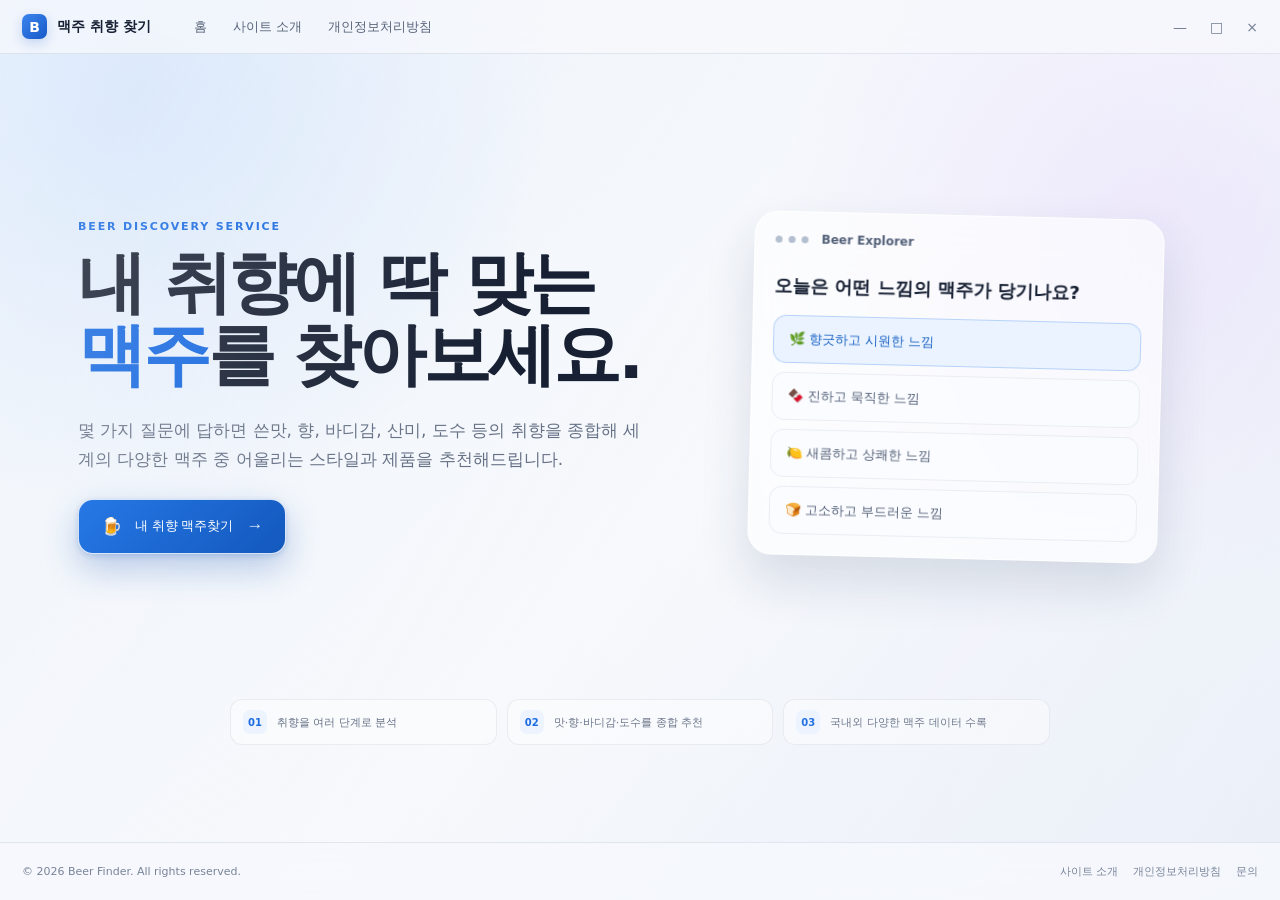
<file: index.html>
<!doctype html>
<html lang="ko">
<head>
    <meta charset="utf-8">
    <meta name="viewport" content="width=device-width, initial-scale=1">
    <meta name="theme-color" content="#f3f6fb">
    
    <!-- 1. 검색 결과에 노출될 제목과 설명 -->
    <title>내 취향 추천 맥주 찾기 - findmybeer</title>
    <meta name="description" content="몇 단계의 객관식 질문으로 나에게 잘 맞는 세계 맥주를 찾아보세요. 라거, IPA, 스타우트 등 취향 맞춤 추천!">
    <meta name="keywords" content="맥주추천, 새로운맥주, 맥주취향, 수제맥주, findmybeer">
    <meta name="robots" content="index,follow,max-image-preview:large">
    <link rel="canonical" href="https://findmybeer.mistyblur.com/">

    <!-- 2. SNS 및 카카오톡 공유용 (Open Graph) -->
    <meta property="og:type" content="website">
    <meta property="og:title" content="내 취향 추천 맥주 찾기 - findmybeer">
    <meta property="og:description" content="쓴맛, 향, 바디감, 산미, 도수 취향을 선택해 나에게 어울리는 맥주를 찾아보세요.">
    <meta property="og:url" content="https://findmybeer.mistyblur.com/">

    <link rel="stylesheet" href="styles.css">

    <!-- 3. 구글 검색엔진 구조화 데이터 -->
    <script type="application/ld+json">
    {
      "@context": "https://schema.org",
      "@type": "WebSite",
      "name": "내 취향 추천 맥주 찾기 - findmybeer",
      "url": "https://findmybeer.mistyblur.com/",
      "description": "나만의 맥주 취향 설문을 통해 세계의 다양한 맥주 스타일을 탐색하는 서비스"
    }
    </script>

    <!-- 4. 구글 애드센스 코드 -->
    <script async src="https://pagead2.googlesyndication.com/pagead/js/adsbygoogle.js?client=ca-pub-2751772684844798" crossorigin="anonymous"></script>
</head>
<body>
  <div class="desktop-shell">
    <header class="window-topbar">
      <div class="window-brand" aria-label="맥주 취향 찾기">
        <span class="brand-mark">B</span>
        <span>맥주 취향 찾기</span>
      </div>
      <nav class="top-nav" aria-label="주요 메뉴">
        <a href="index.html">홈</a>
        <a href="about.html">사이트 소개</a>
        <a href="privacy.html">개인정보처리방침</a>
      </nav>
      <div class="window-controls" aria-hidden="true">
        <span>—</span><span>□</span><span>×</span>
      </div>
    </header>

    <main class="main-window">
      <section class="hero-section" aria-labelledby="hero-title">
        <div class="hero-copy">
          <p class="eyebrow">BEER DISCOVERY SERVICE</p>
          <h1 id="hero-title">내 취향에 딱 맞는<br><span>맥주</span>를 찾아보세요.</h1>
          <p class="hero-description">몇 가지 질문에 답하면 쓴맛, 향, 바디감, 산미, 도수 등의 취향을 종합해 세계의 다양한 맥주 중 어울리는 스타일과 제품을 추천해드립니다.</p>
          <button id="startTest" class="start-button hero-start-button" type="button" aria-label="내 취향 맥주 찾기 시작">
            <span class="button-icon">🍺</span>
            <span>내 취향 맥주찾기</span>
            <span class="button-arrow">→</span>
          </button>
        </div>

        <div class="hero-visual" aria-label="맥주 취향 진단 미리보기">
          <div class="glass-card">
            <div class="glass-head">
              <span class="traffic-dot"></span><span class="traffic-dot"></span><span class="traffic-dot"></span>
              <span class="glass-title">Beer Explorer</span>
            </div>
            <div class="mini-question">오늘은 어떤 느낌의 맥주가 당기나요?</div>
            <div class="mini-option selected">🌿 향긋하고 시원한 느낌</div>
            <div class="mini-option">🍫 진하고 묵직한 느낌</div>
            <div class="mini-option">🍋 새콤하고 상쾌한 느낌</div>
            <div class="mini-option">🍞 고소하고 부드러운 느낌</div>
          </div>
        </div>
      </section>

      <section class="compact-info" aria-label="서비스 핵심 안내">
        <div class="compact-item"><strong>01</strong><span>취향을 여러 단계로 분석</span></div>
        <div class="compact-item"><strong>02</strong><span>맛·향·바디감·도수를 종합 추천</span></div>
        <div class="compact-item"><strong>03</strong><span>국내외 다양한 맥주 데이터 수록</span></div>
      </section>
    </main>

    <footer class="site-footer">
      <div>© 2026 Beer Finder. All rights reserved.</div>
      <div class="footer-links">
        <a href="about.html">사이트 소개</a>
        <a href="privacy.html">개인정보처리방침</a>
        <a href="mailto:contact@example.com">문의</a>
      </div>
    </footer>
  </div>

  <div id="testModal" class="modal-backdrop" hidden>
    <section class="test-window" role="dialog" aria-modal="true" aria-labelledby="questionTitle">
      <div class="test-titlebar">
        <div class="titlebar-left"><span class="brand-mark small">B</span><span>내 취향 맥주찾기</span></div>
        <button id="closeTest" class="icon-button" type="button" aria-label="테스트 닫기">×</button>
      </div>
      <div class="progress-area">
        <div class="progress-meta"><span id="progressText">1 / 7</span><span id="progressHint">첫 번째 선택</span></div>
        <div class="progress-track"><div id="progressBar" class="progress-bar"></div></div>
      </div>
      <div id="questionStage" class="question-stage"></div>
      <div class="test-actions">
        <button id="backButton" class="secondary-button" type="button" disabled>← 이전</button>
        <button id="nextButton" class="primary-button" type="button" disabled>다음 →</button>
      </div>
    </section>
  </div>

  <script src="beer-data.js"></script>
  <script src="app.js"></script>
</body>
</html>
</file>
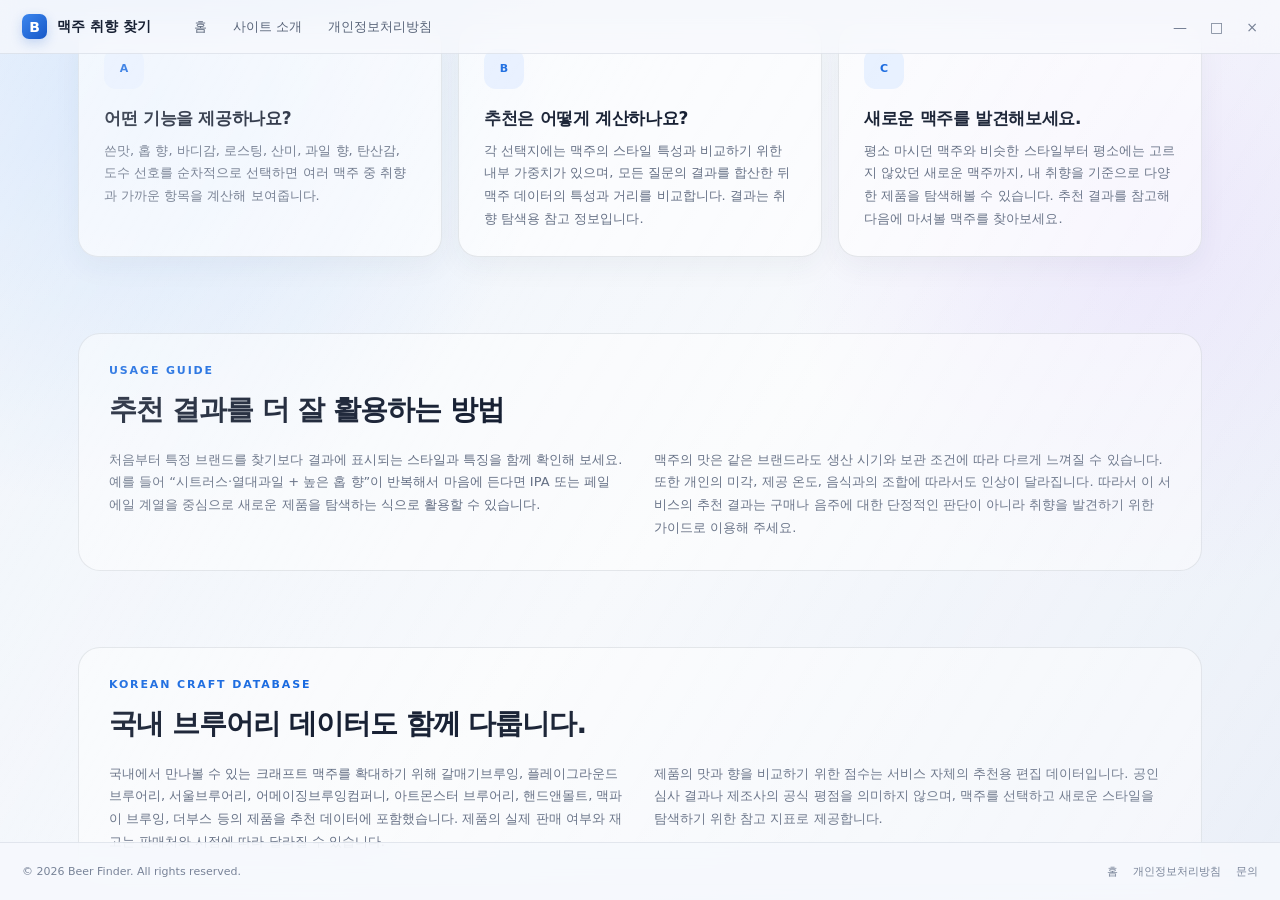
<file: about.html>
<!doctype html>
<html lang="ko"><head>
<meta charset="utf-8"><meta name="viewport" content="width=device-width, initial-scale=1">
<meta name="description" content="맥주 취향 찾기의 서비스 목적과 추천 방식, 맥주 데이터 운영 원칙을 소개합니다.">
<meta name="robots" content="index,follow"><link rel="canonical" href="https://example.com/about.html">
<title>사이트 소개 | 맥주 취향 찾기</title><link rel="stylesheet" href="styles.css">
</head><body><div class="desktop-shell">
<header class="window-topbar"><div class="window-brand"><span class="brand-mark">B</span><span>맥주 취향 찾기</span></div><nav class="top-nav" aria-label="주요 메뉴"><a href="index.html">홈</a><a href="about.html">사이트 소개</a><a href="privacy.html">개인정보처리방침</a></nav><div class="window-controls"><span>—</span><span>□</span><span>×</span></div></header>
<main class="main-window" style="padding-bottom:70px">
<section class="content-section" style="margin-top:10px"><p class="eyebrow">ABOUT THE SERVICE</p><h1 style="font-size:clamp(40px,5vw,58px)">마시고 싶은 맛을<br><span>조금 더 쉽게</span> 찾도록.</h1><p class="hero-description">맥주 취향 찾기는 복잡하게 느껴질 수 있는 맥주 스타일을 몇 가지 객관식 질문으로 나누고, 선택 결과와 맥주 특성을 비교해 탐색할 수 있도록 만든 웹 서비스입니다.</p></section>
<section class="content-section intro-grid"><article class="info-card"><div class="icon-box">A</div><h2>어떤 기능을 제공하나요?</h2><p>쓴맛, 홉 향, 바디감, 로스팅, 산미, 과일 향, 탄산감, 도수 선호를 순차적으로 선택하면 여러 맥주 중 취향과 가까운 항목을 계산해 보여줍니다.</p></article><article class="info-card"><div class="icon-box">B</div><h2>추천은 어떻게 계산하나요?</h2><p>각 선택지에는 맥주의 스타일 특성과 비교하기 위한 내부 가중치가 있으며, 모든 질문의 결과를 합산한 뒤 맥주 데이터의 특성과 거리를 비교합니다. 결과는 취향 탐색용 참고 정보입니다.</p></article><article class="info-card"><div class="icon-box">C</div><h2>새로운 맥주를 발견해보세요.</h2><p>평소 마시던 맥주와 비슷한 스타일부터 평소에는 고르지 않았던 새로운 맥주까지, 내 취향을 기준으로 다양한 제품을 탐색해볼 수 있습니다. 추천 결과를 참고해 다음에 마셔볼 맥주를 찾아보세요.</p></article></section>
<section class="content-section seo-copy"><div class="section-heading"><p class="eyebrow">USAGE GUIDE</p><h2>추천 결과를 더 잘 활용하는 방법</h2></div><div class="long-copy"><p>처음부터 특정 브랜드를 찾기보다 결과에 표시되는 스타일과 특징을 함께 확인해 보세요. 예를 들어 “시트러스·열대과일 + 높은 홉 향”이 반복해서 마음에 든다면 IPA 또는 페일 에일 계열을 중심으로 새로운 제품을 탐색하는 식으로 활용할 수 있습니다.</p><p>맥주의 맛은 같은 브랜드라도 생산 시기와 보관 조건에 따라 다르게 느껴질 수 있습니다. 또한 개인의 미각, 제공 온도, 음식과의 조합에 따라서도 인상이 달라집니다. 따라서 이 서비스의 추천 결과는 구매나 음주에 대한 단정적인 판단이 아니라 취향을 발견하기 위한 가이드로 이용해 주세요.</p></div></section>
<section class="content-section seo-copy"><div class="section-heading"><p class="eyebrow">KOREAN CRAFT DATABASE</p><h2>국내 브루어리 데이터도 함께 다룹니다.</h2></div><div class="long-copy"><p>국내에서 만나볼 수 있는 크래프트 맥주를 확대하기 위해 갈매기브루잉, 플레이그라운드 브루어리, 서울브루어리, 어메이징브루잉컴퍼니, 아트몬스터 브루어리, 핸드앤몰트, 맥파이 브루잉, 더부스 등의 제품을 추천 데이터에 포함했습니다. 제품의 실제 판매 여부와 재고는 판매처와 시점에 따라 달라질 수 있습니다.</p><p>제품의 맛과 향을 비교하기 위한 점수는 서비스 자체의 추천용 편집 데이터입니다. 공인 심사 결과나 제조사의 공식 평점을 의미하지 않으며, 맥주를 선택하고 새로운 스타일을 탐색하기 위한 참고 지표로 제공합니다.</p></div></section><section class="content-section seo-copy"><div class="section-heading"><p class="eyebrow">CONTENT POLICY</p><h2>콘텐츠 운영 원칙</h2></div><div class="long-copy"><p>사이트는 맥주 스타일과 제품 정보를 사용자가 쉽게 비교할 수 있도록 설명하는 것을 목표로 합니다. 사실 정보는 가능한 범위에서 공식 제품 정보, 제조사 자료, 일반적으로 알려진 스타일 특성을 교차 확인해 관리하는 것을 권장합니다.</p><p>사이트에서 광고가 제공되는 경우 광고와 편집 콘텐츠를 혼동하지 않도록 구분합니다. 광고가 서비스의 추천 결과나 객관적인 평가를 보장하는 것은 아니며, 광고와 추천 로직은 별개의 영역으로 운영합니다.</p></div></section>
</main><footer class="site-footer"><div>© 2026 Beer Finder. All rights reserved.</div><div class="footer-links"><a href="index.html">홈</a><a href="privacy.html">개인정보처리방침</a><a href="mailto:contact@example.com">문의</a></div></footer>
</div></body></html>
</file>
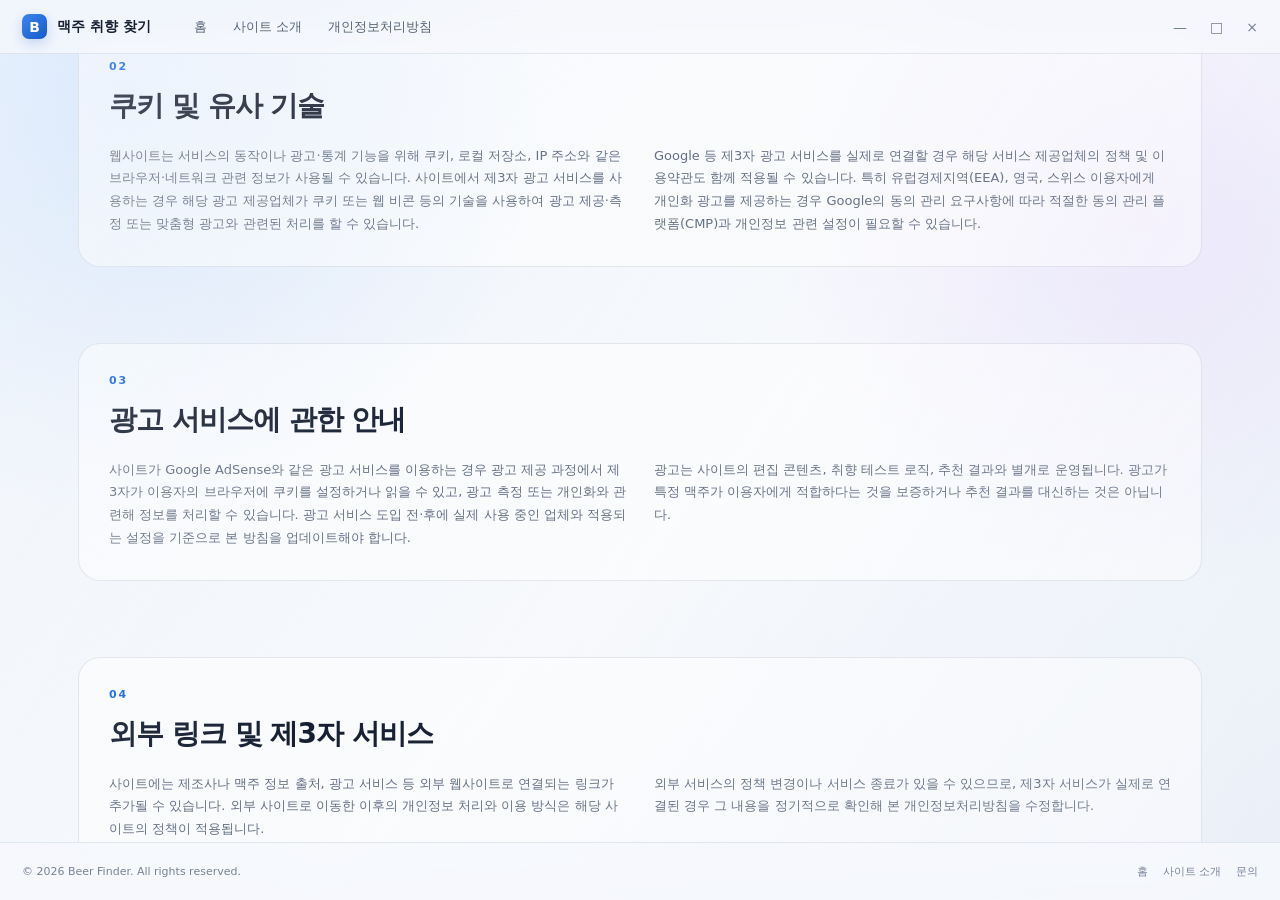
<file: privacy.html>
<!doctype html>
<html lang="ko"><head>
<meta charset="utf-8"><meta name="viewport" content="width=device-width, initial-scale=1">
<meta name="description" content="맥주 취향 찾기의 개인정보 처리, 쿠키 및 광고 서비스 이용에 관한 안내입니다.">
<meta name="robots" content="index,follow"><link rel="canonical" href="https://example.com/privacy.html">
<title>개인정보처리방침 | 맥주 취향 찾기</title><link rel="stylesheet" href="styles.css">
</head><body><div class="desktop-shell">
<header class="window-topbar"><div class="window-brand"><span class="brand-mark">B</span><span>맥주 취향 찾기</span></div><nav class="top-nav" aria-label="주요 메뉴"><a href="index.html">홈</a><a href="about.html">사이트 소개</a><a href="privacy.html">개인정보처리방침</a></nav><div class="window-controls"><span>—</span><span>□</span><span>×</span></div></header>
<main class="main-window" style="padding-bottom:90px">
<section class="content-section" style="margin-top:10px"><p class="eyebrow">PRIVACY</p><h1 style="font-size:clamp(36px,5vw,54px)">개인정보처리방침</h1><p class="hero-description">본 페이지는 맥주 취향 찾기 웹사이트가 이용자의 개인정보와 브라우저 정보가 어떤 방식으로 처리될 수 있는지 안내하기 위해 마련되었습니다.</p></section>
<section class="content-section seo-copy"><div class="section-heading"><p class="eyebrow">01</p><h2>수집하는 정보와 이용 목적</h2></div><div class="long-copy"><p>맥주 취향 테스트 자체는 기본적으로 이용자의 이름, 전화번호, 이메일 주소, 계정 비밀번호 등을 입력받지 않고 브라우저에서 실행됩니다. 선택한 답변은 추천 결과를 계산하기 위한 용도로 페이지의 현재 상태에서만 사용되며, 이 샘플 서비스에는 서버로 답변을 전송하는 기능이 포함되어 있지 않습니다.</p><p>다만 향후 방문 통계, 광고, 문의 접수 등의 기능을 추가할 경우 서비스 운영에 필요한 범위의 정보가 처리될 수 있습니다. 실제 적용되는 제3자 서비스와 수집 항목은 기능을 추가하는 시점에 이 페이지를 갱신해 고지합니다.</p></div></section>
<section class="content-section seo-copy"><div class="section-heading"><p class="eyebrow">02</p><h2>쿠키 및 유사 기술</h2></div><div class="long-copy"><p>웹사이트는 서비스의 동작이나 광고·통계 기능을 위해 쿠키, 로컬 저장소, IP 주소와 같은 브라우저·네트워크 관련 정보가 사용될 수 있습니다. 사이트에서 제3자 광고 서비스를 사용하는 경우 해당 광고 제공업체가 쿠키 또는 웹 비콘 등의 기술을 사용하여 광고 제공·측정 또는 맞춤형 광고와 관련된 처리를 할 수 있습니다.</p><p>Google 등 제3자 광고 서비스를 실제로 연결할 경우 해당 서비스 제공업체의 정책 및 이용약관도 함께 적용될 수 있습니다. 특히 유럽경제지역(EEA), 영국, 스위스 이용자에게 개인화 광고를 제공하는 경우 Google의 동의 관리 요구사항에 따라 적절한 동의 관리 플랫폼(CMP)과 개인정보 관련 설정이 필요할 수 있습니다.</p></div></section>
<section class="content-section seo-copy"><div class="section-heading"><p class="eyebrow">03</p><h2>광고 서비스에 관한 안내</h2></div><div class="long-copy"><p>사이트가 Google AdSense와 같은 광고 서비스를 이용하는 경우 광고 제공 과정에서 제3자가 이용자의 브라우저에 쿠키를 설정하거나 읽을 수 있고, 광고 측정 또는 개인화와 관련해 정보를 처리할 수 있습니다. 광고 서비스 도입 전·후에 실제 사용 중인 업체와 적용되는 설정을 기준으로 본 방침을 업데이트해야 합니다.</p><p>광고는 사이트의 편집 콘텐츠, 취향 테스트 로직, 추천 결과와 별개로 운영됩니다. 광고가 특정 맥주가 이용자에게 적합하다는 것을 보증하거나 추천 결과를 대신하는 것은 아닙니다.</p></div></section>
<section class="content-section seo-copy"><div class="section-heading"><p class="eyebrow">04</p><h2>외부 링크 및 제3자 서비스</h2></div><div class="long-copy"><p>사이트에는 제조사나 맥주 정보 출처, 광고 서비스 등 외부 웹사이트로 연결되는 링크가 추가될 수 있습니다. 외부 사이트로 이동한 이후의 개인정보 처리와 이용 방식은 해당 사이트의 정책이 적용됩니다.</p><p>외부 서비스의 정책 변경이나 서비스 종료가 있을 수 있으므로, 제3자 서비스가 실제로 연결된 경우 그 내용을 정기적으로 확인해 본 개인정보처리방침을 수정합니다.</p></div></section>
<section class="content-section seo-copy"><div class="section-heading"><p class="eyebrow">05</p><h2>문의 및 방침 변경</h2></div><div class="long-copy"><p>개인정보 처리와 관련된 문의는 <a href="mailto:contact@example.com" style="color:var(--accent);font-weight:700">contact@example.com</a>으로 보내주세요. 실제 운영 시 사업자명, 담당자, 연락처 또는 개인정보 보호책임자 정보에 맞게 이 부분을 수정해 사용해야 합니다.</p><p>서비스 기능, 광고 제공 방식, 관련 법령 또는 제3자 서비스가 변경되면 본 개인정보처리방침도 함께 수정될 수 있습니다. 중요한 변경 사항은 이용자가 확인할 수 있도록 이 페이지에 반영합니다.</p></div></section>
<section class="content-section info-card"><h2>중요 안내</h2><p style="margin-top:10px">이 문서는 정적 웹서비스를 위한 기본 템플릿입니다. 실제 서비스에 Google AdSense, Google Analytics, 문의 폼, 로그인, 외부 API 등을 추가하는 경우에는 실제로 사용하는 서비스와 수집·처리 항목에 맞게 개인정보처리방침과 동의 절차를 다시 검토하고 업데이트해야 합니다.</p></section>
</main><footer class="site-footer"><div>© 2026 Beer Finder. All rights reserved.</div><div class="footer-links"><a href="index.html">홈</a><a href="about.html">사이트 소개</a><a href="mailto:contact@example.com">문의</a></div></footer>
</div></body></html>
</file>
<file: styles.css>
:root {
  --bg: #eef3fa;
  --surface: rgba(255,255,255,.72);
  --surface-solid: #ffffff;
  --surface-2: rgba(247,249,253,.88);
  --line: rgba(25,38,61,.10);
  --text: #172033;
  --muted: #657085;
  --accent: #1769e0;
  --accent-2: #4e8ff1;
  --accent-soft: #e8f1ff;
  --shadow: 0 18px 45px rgba(44,59,87,.12), 0 2px 8px rgba(44,59,87,.07);
  --radius-lg: 28px;
  --radius-md: 18px;
  --taskbar: 58px;
}
* { box-sizing: border-box; }
html { scroll-behavior: smooth; }
body {
  margin: 0;
  color: var(--text);
  font-family: "Segoe UI Variable", "Segoe UI", "Noto Sans KR", system-ui, -apple-system, BlinkMacSystemFont, sans-serif;
  background:
    radial-gradient(circle at 10% 10%, rgba(91,160,255,.18), transparent 30%),
    radial-gradient(circle at 90% 25%, rgba(177,126,255,.13), transparent 28%),
    linear-gradient(135deg, #edf3fb 0%, #f7f9fc 55%, #e8eef8 100%);
  min-height: 100vh;
}
body::before {
  content: "";
  position: fixed;
  inset: 0;
  pointer-events: none;
  background: linear-gradient(120deg, rgba(255,255,255,.25), transparent 40%, rgba(255,255,255,.12));
}
a { color: inherit; text-decoration: none; }
button, a { -webkit-tap-highlight-color: transparent; }
.desktop-shell { min-height: 100vh; padding-bottom: calc(var(--taskbar) + 20px); }
.window-topbar {
  height: 54px; display:flex; align-items:center; gap: 24px; padding: 0 22px;
  border-bottom: 1px solid rgba(20,40,70,.09);
  background: rgba(247,249,253,.72); backdrop-filter: blur(18px); -webkit-backdrop-filter: blur(18px);
  position: sticky; top:0; z-index:20;
}
.window-brand { display:flex; align-items:center; gap:10px; font-size:14px; font-weight:650; white-space:nowrap; }
.brand-mark { width:25px; height:25px; display:grid; place-items:center; border-radius:7px; color:white; background: linear-gradient(135deg,#3b86ee,#1758c8); font-weight:750; box-shadow: 0 4px 12px rgba(23,88,200,.22); }
.brand-mark.small { width:22px; height:22px; font-size:12px; }
.top-nav { display:flex; gap: 4px; margin-left:8px; }
.top-nav a { padding:7px 11px; border-radius:8px; color:#586479; font-size:13px; }
.top-nav a:hover { background: rgba(255,255,255,.65); color:var(--text); }
.window-controls { margin-left:auto; display:flex; gap: 23px; color:#778196; font-size:14px; }
.main-window { max-width:1180px; margin:0 auto; padding:72px 28px 30px; }
.hero-section { display:grid; grid-template-columns: 1.08fr .92fr; align-items:center; gap:56px; min-height: 540px; }
.eyebrow { margin:0 0 14px; font-size:11px; letter-spacing:.17em; font-weight:750; color:var(--accent); }
h1 { margin:0; font-size: clamp(42px, 6vw, 68px); line-height:1.05; letter-spacing:-.045em; font-weight:760; }
h1 span { color:var(--accent); }
.hero-description { margin:26px 0 0; max-width:620px; color:var(--muted); font-size:17px; line-height:1.72; }
.feature-pills { display:flex; flex-wrap:wrap; gap:8px; margin-top:26px; }
.feature-pills span { padding:9px 12px; border:1px solid rgba(38,60,95,.08); background:rgba(255,255,255,.52); border-radius:10px; color:#566176; font-size:12px; }
.hero-visual { display:flex; justify-content:center; }
.glass-card {
  width:min(410px,100%); padding:20px; border:1px solid rgba(255,255,255,.78); background:rgba(255,255,255,.62);
  border-radius:24px; box-shadow: 0 25px 50px rgba(34,58,98,.14); backdrop-filter: blur(26px); transform: rotate(1.4deg);
}
.glass-head { display:flex; align-items:center; gap:6px; margin-bottom:27px; color:#808ba0; font-size:12px; }
.traffic-dot { width:7px; height:7px; border-radius:50%; background:#b3bfd0; }
.glass-title { margin-left:7px; font-weight:650; color:#526078; }
.mini-question { font-size:18px; line-height:1.45; font-weight:700; margin-bottom:16px; }
.mini-option { padding:14px 15px; border-radius:13px; border:1px solid rgba(45,68,101,.08); margin-top:9px; background:rgba(250,252,255,.8); color:#536078; font-size:13px; }
.mini-option.selected { border-color:rgba(23,105,224,.24); background:#eaf3ff; color:#1a62c4; }
.content-section { margin-top:76px; }
.intro-grid { display:grid; grid-template-columns:repeat(3,1fr); gap:16px; }
.info-card { border:1px solid var(--line); background:rgba(255,255,255,.62); border-radius:20px; padding:25px; box-shadow:0 10px 28px rgba(45,58,87,.05); }
.icon-box { width:40px; height:40px; display:grid; place-items:center; border-radius:12px; background:var(--accent-soft); color:var(--accent); font-size:11px; font-weight:800; margin-bottom:18px; }
.info-card h2 { margin:0 0 10px; font-size:17px; letter-spacing:-.02em; }
.info-card p, .long-copy p { margin:0; color:var(--muted); font-size:13px; line-height:1.75; }
.info-card p + p { margin-top:8px; }
.seo-copy { padding:30px; border-radius:22px; background:rgba(255,255,255,.48); border:1px solid var(--line); }
.section-heading h2 { margin:0; font-size:28px; letter-spacing:-.035em; }
.long-copy { margin-top:20px; display:grid; grid-template-columns:1fr 1fr; gap:28px; }
.site-footer { position:fixed; z-index:25; bottom:0; left:0; right:0; min-height:var(--taskbar); display:flex; align-items:center; justify-content:space-between; gap:12px; padding:10px 22px; background:rgba(246,249,253,.86); backdrop-filter: blur(18px); border-top:1px solid rgba(20,40,70,.09); color:#788398; font-size:11px; }
.footer-links { display:flex; gap:15px; }
.footer-links a:hover { color:var(--accent); }
.start-button { position:fixed; z-index:30; left:50%; bottom:calc(var(--taskbar) + 22px); transform:translateX(-50%); display:flex; align-items:center; gap:13px; border:1px solid rgba(255,255,255,.82); padding:16px 22px; border-radius:15px; color:#fff; background:linear-gradient(135deg,#2678e6,#1358bd); box-shadow: 0 14px 34px rgba(20,84,180,.28), 0 2px 6px rgba(20,84,180,.18); font:700 15px inherit; cursor:pointer; transition: .18s ease; }
.start-button:hover { transform:translateX(-50%) translateY(-2px); box-shadow:0 18px 40px rgba(20,84,180,.33); }
.start-button:active { transform:translateX(-50%) translateY(1px); }
.button-icon { font-size:17px; }
.button-arrow { font-size:17px; opacity:.9; }
.modal-backdrop { position:fixed; inset:0; z-index:100; background:rgba(22,30,43,.34); backdrop-filter: blur(10px); padding:20px; display:grid; place-items:center; }
.modal-backdrop[hidden] { display:none; }
.test-window { width:min(760px,100%); max-height:min(790px,92vh); display:flex; flex-direction:column; overflow:hidden; border:1px solid rgba(255,255,255,.88); background:rgba(249,251,255,.92); border-radius:22px; box-shadow:0 28px 90px rgba(22,35,59,.28); }
.test-titlebar { height:57px; padding:0 18px; display:flex; align-items:center; justify-content:space-between; border-bottom:1px solid var(--line); background:rgba(255,255,255,.68); }
.titlebar-left { display:flex; align-items:center; gap:9px; font-size:13px; font-weight:700; }
.icon-button { border:0; width:32px; height:32px; border-radius:8px; background:transparent; color:#738096; font-size:23px; cursor:pointer; }
.icon-button:hover { background:#edf1f7; }
.progress-area { padding:20px 24px 0; }
.progress-meta { display:flex; justify-content:space-between; margin-bottom:9px; font-size:12px; color:#6a7487; }
.progress-track { height:5px; border-radius:10px; overflow:hidden; background:#e1e7f0; }
.progress-bar { height:100%; width:14%; border-radius:10px; background:linear-gradient(90deg,#317fe8,#195ec8); transition:width .25s ease; }
.question-stage { overflow:auto; padding:28px 24px 20px; }
.question-kicker { margin:0 0 8px; color:var(--accent); font-size:11px; letter-spacing:.13em; font-weight:800; }
.question-title { margin:0; font-size:30px; line-height:1.25; letter-spacing:-.035em; }
.question-sub { margin:9px 0 0; color:var(--muted); font-size:13px; line-height:1.6; }
.option-list { display:grid; gap:11px; margin-top:25px; }
.option-card { display:flex; align-items:center; gap:13px; width:100%; padding:15px; text-align:left; border:1px solid rgba(31,49,78,.10); background:#fff; border-radius:15px; color:var(--text); cursor:pointer; transition:.15s ease; }
.option-card:hover { border-color:rgba(23,105,224,.35); transform:translateY(-1px); box-shadow:0 7px 18px rgba(27,54,91,.08); }
.option-card.selected { border-color:rgba(23,105,224,.55); background:#edf5ff; box-shadow:0 0 0 3px rgba(23,105,224,.08); }
.option-emoji { width:39px; height:39px; flex:0 0 39px; display:grid; place-items:center; border-radius:11px; background:#f0f4f9; font-size:20px; }
.option-card.selected .option-emoji { background:#dcecff; }
.option-text strong { display:block; font-size:14px; }
.option-text span { display:block; margin-top:3px; color:#758096; font-size:11px; }
.checkmark { margin-left:auto; width:22px; height:22px; display:grid; place-items:center; border-radius:50%; border:1px solid #d9e0ea; color:transparent; font-size:12px; }
.option-card.selected .checkmark { border-color:var(--accent); background:var(--accent); color:white; }
.test-actions { display:flex; justify-content:space-between; gap:10px; padding:15px 24px 20px; border-top:1px solid var(--line); background:rgba(255,255,255,.45); }
.secondary-button, .primary-button { min-width:108px; padding:11px 15px; border-radius:10px; font:650 13px inherit; cursor:pointer; }
.secondary-button { border:1px solid #dbe2eb; background:#fff; color:#5f6b80; }
.secondary-button:disabled { opacity:.45; cursor:not-allowed; }
.primary-button { border:1px solid transparent; background:var(--accent); color:#fff; box-shadow:0 6px 16px rgba(23,105,224,.19); }
.primary-button:disabled { opacity:.4; cursor:not-allowed; box-shadow:none; }
.result-wrap { padding:18px 24px 4px; }
.result-top { display:grid; grid-template-columns:1fr auto; gap:18px; align-items:start; }
.match-badge { display:inline-flex; padding:6px 9px; border-radius:8px; background:#e7f1ff; color:#175dc2; font-size:11px; font-weight:800; }
.result-name { margin:10px 0 5px; font-size:31px; letter-spacing:-.04em; }
.result-style { margin:0; color:#667186; font-size:13px; }
.result-icon { width:90px; height:90px; display:grid; place-items:center; border-radius:23px; background:linear-gradient(145deg,#fff,#e9eff8); font-size:48px; box-shadow:inset 0 0 0 1px rgba(32,56,90,.06); }
.result-description { margin:20px 0 0; padding:15px; border-radius:13px; background:#f4f7fb; color:#5e6b80; line-height:1.7; font-size:12px; }
.result-stats { display:grid; grid-template-columns:repeat(3,1fr); gap:10px; margin-top:12px; }
.stat { padding:12px; border:1px solid var(--line); border-radius:13px; background:#fff; }
.stat-label { color:#7b8699; font-size:10px; }
.stat-value { margin-top:3px; font-size:12px; font-weight:750; }
.alternatives { margin-top:18px; }
.alternatives h3 { margin:0 0 9px; font-size:13px; }
.alt-item { display:flex; justify-content:space-between; gap:14px; padding:11px 0; border-top:1px solid #e7ebf1; font-size:12px; }
.alt-item small { color:#7d8798; }
.result-note { margin:14px 0 0; color:#7b8595; font-size:10px; line-height:1.6; }
@media (max-width:850px) {
  .hero-section { grid-template-columns:1fr; gap:32px; min-height:unset; }
  .hero-visual { justify-content:flex-start; }
  .intro-grid { grid-template-columns:1fr; }
  .long-copy { grid-template-columns:1fr; }
  .main-window { padding-top:48px; }
  .top-nav { display:none; }
}
@media (max-width:580px) {
  :root { --taskbar: 68px; }
  .window-topbar { padding:0 15px; }
  .window-controls { display:none; }
  .main-window { padding:36px 16px 120px; }
  h1 { font-size:43px; }
  .hero-description { font-size:15px; }
  .content-section { margin-top:48px; }
  .seo-copy { padding:22px; }
  .start-button { width:calc(100% - 32px); justify-content:center; bottom:calc(var(--taskbar) + 12px); }
  .site-footer { align-items:flex-start; flex-direction:column; justify-content:center; padding:9px 15px; }
  .test-window { max-height:96vh; border-radius:18px; }
  .question-stage { padding:23px 16px 15px; }
  .progress-area { padding:17px 16px 0; }
  .test-actions { padding:13px 16px 16px; }
  .question-title { font-size:26px; }
  .result-stats { grid-template-columns:1fr 1fr 1fr; }
}
.availability-note { margin-top:12px; display:flex; flex-direction:column; gap:4px; padding:13px 15px; border:1px solid #dbe8f9; border-radius:13px; background:#f6faff; color:#5d6c82; font-size:11px; line-height:1.55; }
.availability-note strong { color:#175dc2; font-size:11px; }
.alt-item > span { display:flex; align-items:center; gap:7px; flex-wrap:wrap; }
.alt-brewery { display:inline-flex !important; margin-top:0 !important; color:#8a94a5 !important; font-size:10px !important; }
.data-note { margin-top:18px; padding:15px 16px; border:1px solid var(--line); border-radius:14px; background:rgba(255,255,255,.72); display:flex; flex-direction:column; gap:5px; color:#667186; font-size:11px; line-height:1.65; }
.data-note strong { color:#2d3a50; font-size:11px; }

/* Hero CTA placement: the main action sits where the feature pills used to be. */
.start-button {
  position:relative;
  left:auto;
  bottom:auto;
  transform:none;
  margin-top:24px;
  width:max-content;
}
.start-button:hover { transform:translateY(-2px); }
.start-button:active { transform:translateY(1px); }
.hero-start-button { align-self:flex-start; }

/* Single-screen landing optimization */
html, body { min-height: 100%; }
body { overflow-x: hidden; }
.desktop-shell { min-height: 100dvh; height: 100dvh; padding-bottom: 0; overflow: hidden; }
.main-window { height: calc(100dvh - 54px - var(--taskbar)); padding: 24px 28px 88px; display:flex; flex-direction:column; justify-content:center; }
.hero-section { min-height: 0; height: auto; flex: 1; max-height: 600px; }
.compact-info { display:grid; grid-template-columns:repeat(3,1fr); gap:10px; max-width:820px; margin:12px auto 0; width:100%; }
.compact-item { display:flex; align-items:center; gap:10px; padding:10px 12px; border:1px solid rgba(38,60,95,.08); background:rgba(255,255,255,.42); border-radius:12px; color:#667186; font-size:11px; }
.compact-item strong { display:grid; place-items:center; width:24px; height:24px; border-radius:7px; background:#edf4ff; color:#1769e0; font-size:10px; }
@media (max-width:850px) {
  .desktop-shell { height:100dvh; }
  .main-window { height:calc(100dvh - 54px - var(--taskbar)); padding:22px 20px 92px; }
  .hero-section { grid-template-columns:1fr; gap:16px; max-height:none; justify-content:center; }
  .hero-visual { display:none; }
  .compact-info { grid-template-columns:1fr; max-width:560px; margin-top:18px; }
}
@media (max-width:580px) {
  :root { --taskbar: 58px; }
  .window-topbar { height:50px; }
  .main-window { height:calc(100dvh - 50px - var(--taskbar)); padding:18px 16px 88px; }
  h1 { font-size:clamp(38px,11vw,50px); }
  .hero-description { margin-top:16px; font-size:14px; line-height:1.55; }
  .compact-info { margin-top:16px; gap:7px; }
  .compact-item { padding:9px 10px; font-size:10.5px; }
  .site-footer { min-height:58px; height:58px; flex-direction:row; align-items:center; padding:8px 14px; }
  .footer-links { gap:10px; }
  .footer-links a { font-size:10px; }
  .start-button { width:100%; justify-content:center; margin-top:20px; }
}
</file>
